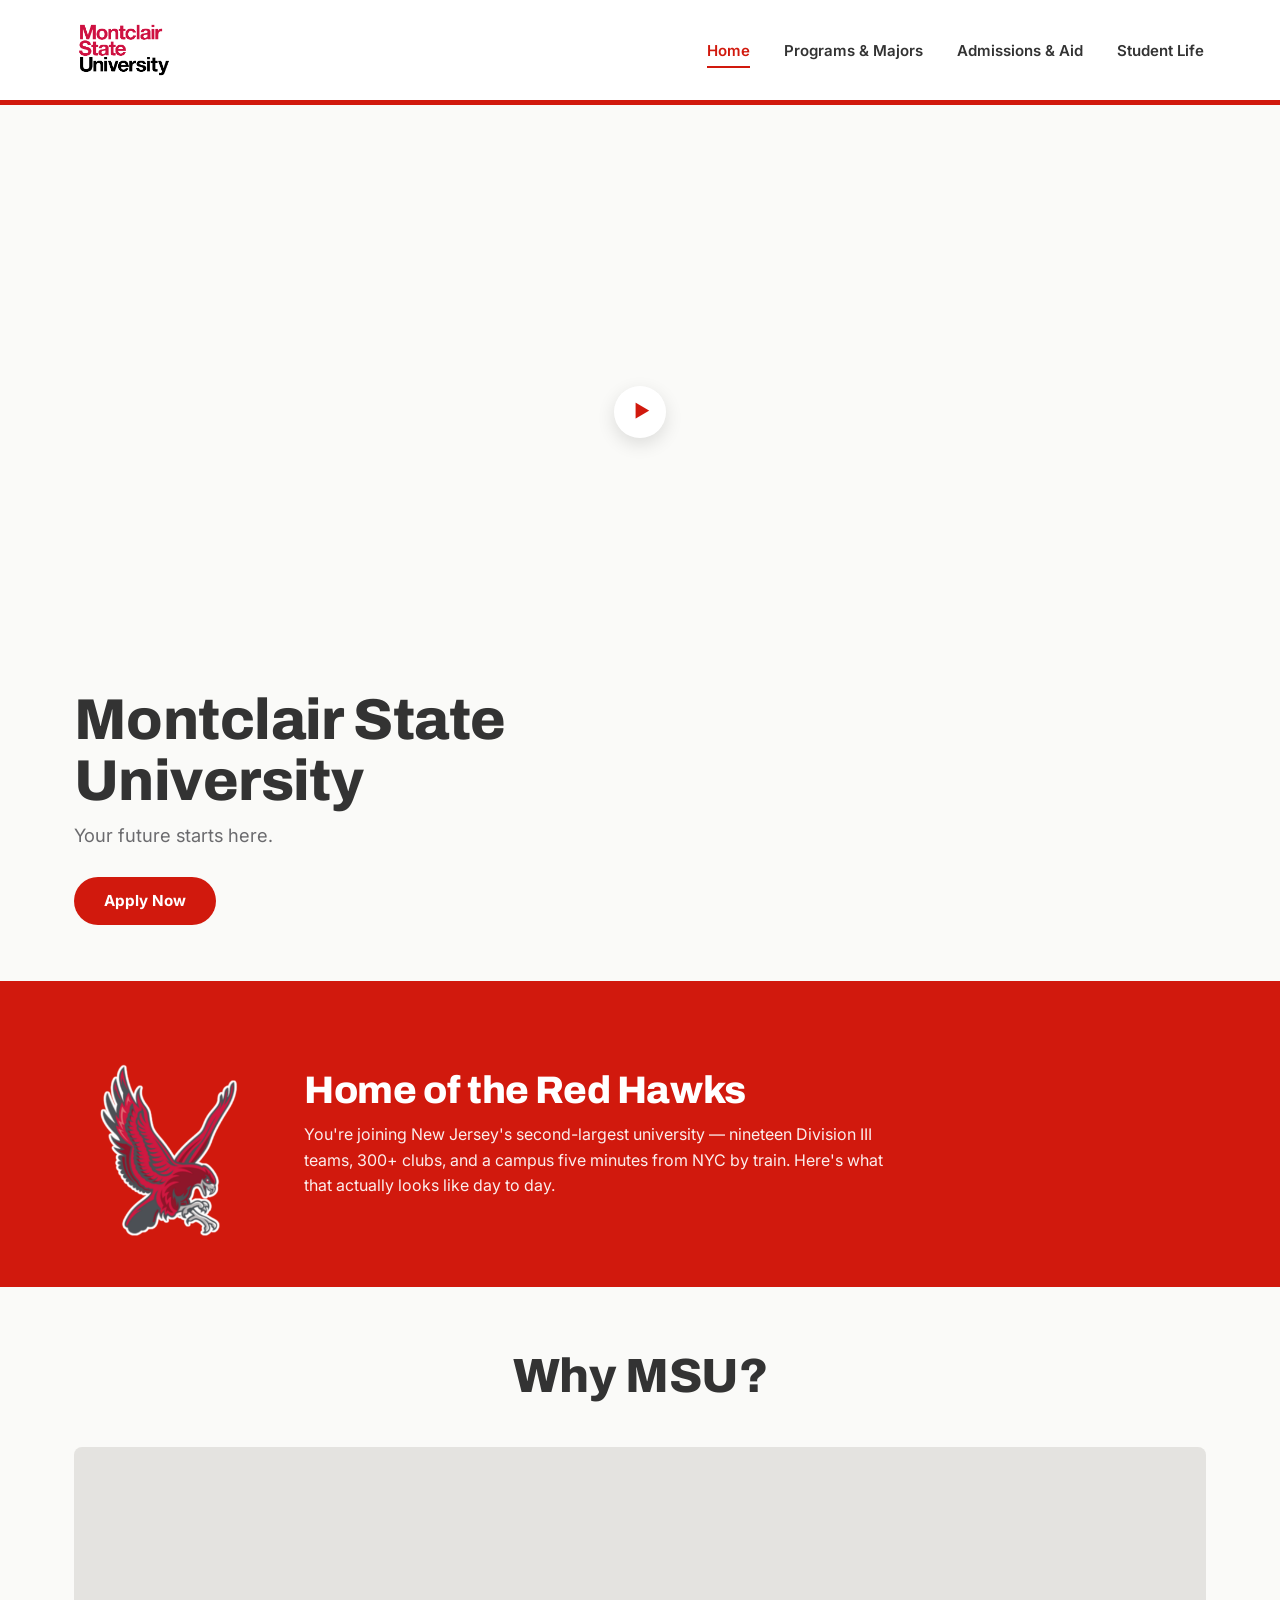
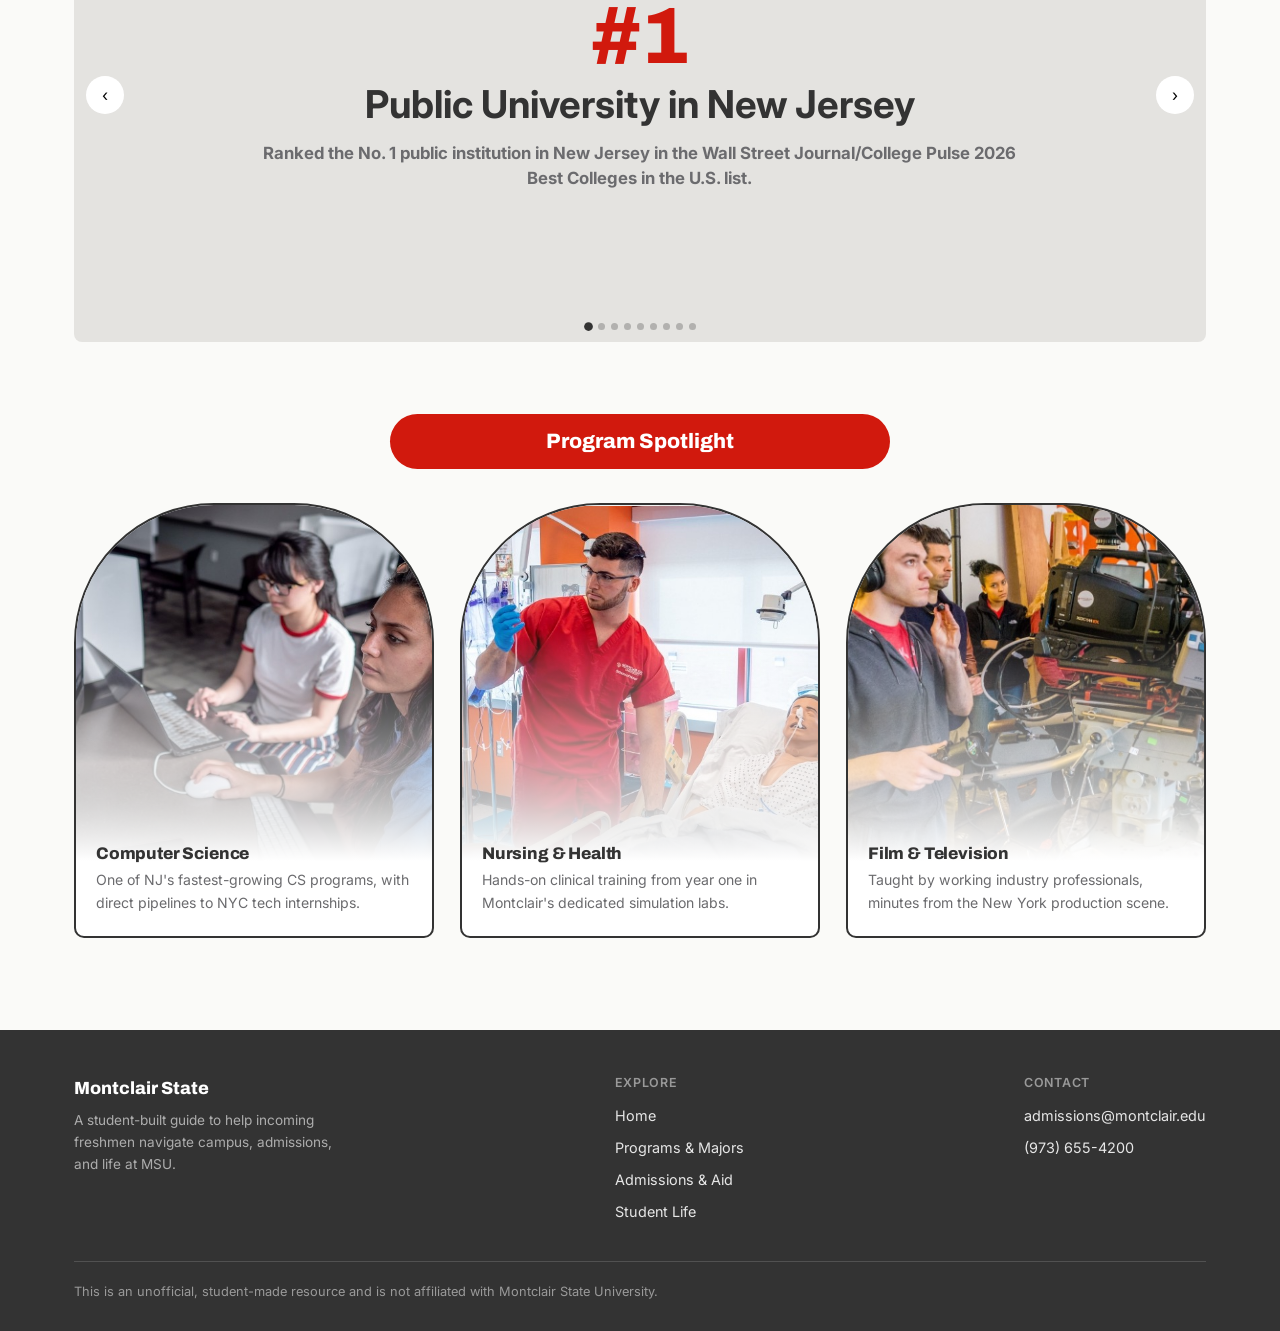
<file: index.html>
<!doctype html>
<html lang="en" data-bs-theme="light">

<head>
    <title>Montclair State University — A Freshman's Guide</title>
    <!-- Required meta tags -->
    <meta charset="utf-8" />
    <meta name="viewport" content="width=device-width, initial-scale=1" />

    <link rel="preconnect" href="https://fonts.googleapis.com" />
    <link rel="preconnect" href="https://fonts.gstatic.com" crossorigin />
    <link
        href="https://fonts.googleapis.com/css2?family=Archivo:wght@600;700;800;900&family=Inter:wght@400;500;600;700&display=swap"
        rel="stylesheet" />

    <!-- Bootstrap CSS v5.3.8 -->
    <link href="https://cdn.jsdelivr.net/npm/bootstrap@5.3.8/dist/css/bootstrap.min.css" rel="stylesheet"
        integrity="sha384-sRIl4kxILFvY47J16cr9ZwB07vP4J8+LH7qKQnuqkuIAvNWLzeN8tE5YBujZqJLB" crossorigin="anonymous" />
    <link rel="stylesheet" href="style.css" />
</head>

<body>
    <header class="site-header">
        <nav class="nav">
            <a href="index.html" class="nav-logo">
                <img src="msu-logo.png" alt="" aria-hidden="true" />
            </a>
            <button class="nav-toggle" id="navToggle" aria-label="Toggle navigation" aria-expanded="false">☰</button>
            <ul class="nav-links" id="navLinks">
                <li><a href="index.html" aria-current="page">Home</a></li>
                <li><a href="https://www.montclair.edu/academics/program-finder">Programs &amp; Majors</a></li>
                <li><a href="admissions.html">Admissions &amp; Aid</a></li>
                <li><a href="student-life.html">Student Life</a></li>
            </ul>
        </nav>
    </header>

    <main>
        <!-- Hero -->
        <section class="hero">
            <div class="wrap">
                <div class="hero-video">
                    <video playsinline preload="metadata">
                        <source src="campustour.mp4" type="video/mp4" />
                        Your browser does not support the video tag.
                    </video>
                    <button class="video-play" type="button" aria-label="Play campus tour video">▶</button>
                </div>
                <div class="hero-body">
                    <h1>Montclair State University</h1>
                    <p class="subtitle">Your future starts here.</p>
                    <a href="admissions.html" class="btn-primary">Apply Now</a>
                </div>
            </div>
        </section>

        <!-- Red Hawks band -->
        <section class="hawk-band">
            <div class="wrap">
                <img class="hawk-mark" src="redhawk.png" alt="" aria-hidden="true" />
                <div>
                    <h2>Home of the Red Hawks</h2>
                    <p>You're joining New Jersey's second-largest university — nineteen Division III teams, 300+ clubs,
                        and a campus five minutes from NYC by train. Here's what that actually looks like day to day.
                    </p>
                </div>
            </div>
        </section>

        <!-- Why MSU -->
        <section class="why-section">
            <div class="wrap why-grid">
                <h2>Why MSU?</h2>
                <div class="carousel-box" id="campusCarousel">
                    <div class="carousel-slide active">
                        <h3>#1</h3>
                        <span>Public University in New Jersey</span>
                        <p>Ranked the No. 1 public institution in New Jersey in the Wall Street Journal/College Pulse
                            2026 Best Colleges in the U.S. list.</p>
                    </div>
                    <div class="carousel-slide">
                        <h3>Top 30
                        </h3>
                        <span>Public in the Nation

                        </span>
                        <p>Ranked among the top 30 public institutions nationwide, underscoring the strength of our
                            academics and outcomes.
                        </p>
                    </div>
                    <div class="carousel-slide">
                        <h3>300+
                        </h3>
                        <span>Academic Programs</span>
                        <p>At Montclair, you’ll have access to more than 300 academic majors, minors, concentrations and
                            certificate programs.

                        </p>
                    </div>
                    <div class="carousel-slide">
                        <h3>12 Miles
                        </h3>
                        <span>In the Big Apple’s Backyard

                        </span>
                        <p>The Montclair campus sits just 12 miles from Manhattan in the towns of Montclair, Clifton and
                            Little Falls, New Jersey. Our Bloomfield campus is 14 miles from Midtown, giving you two
                            areas with mass transit options that will take you to the heart of the city.

                        </p>
                    </div>
                    <div class="carousel-slide">
                        <h3>252-Acre
                        </h3>
                        <span>Big Campus, Small Feel
                        </span>
                        <p>Montclair’s 252-acre suburban campus gives you the resources of a large research university
                            with a sense of belonging normally found at smaller schools. Our Bloomfield campus provides
                            an even more intimate setting, giving you the best of both worlds.

                        </p>
                    </div>
                    <div class="carousel-slide">
                        <h3>5
                        </h3>
                        <span>Top Graduate Programs
                        </span>
                        <p>Five of Montclair’s graduate programs in business, Education, Public Health, Audiology and
                            Clinical Psychology were ranked by U.S. News & World Report in its 2026 Best Graduate
                            Schools rankings.
                        </p>
                    </div>
                    <div class="carousel-slide">
                        <h3>17-1
                        </h3>
                        <span>Small Class Sizes
                        </span>
                        <p>Our 17-1 student-to-teacher ratio makes the average class size at Montclair just 24 students.
                            Your professors will know your name, and will push you to be your best while supporting you
                            every step of the way.
                        </p>
                    </div>
                    <div class="carousel-slide">
                        <h3>23
                        </h3>
                        <span>NCAA Division III and USCAA Athletics
                        </span>
                        <p>Our Montclair campus features 19 NCAA Division III Red Hawks athletics teams, while our
                            Bloomfield campus features four USCAA intercollegiate athletics programs - giving you the
                            chance to watch some of the top teams in the country throughout the year.
                        </p>
                    </div>
                    <div class="carousel-slide">
                        <h3>Top 10
                        </h3>
                        <span>Best for Social Mobility in Nation
                        </span>
                        <p>Ranked No. 9 nationally by U.S. News & World Report for advancing students from all
                            backgrounds. Nearly half of Montclair undergraduates are Pell Grant recipients, reflecting a
                            deep commitment to access and student success.
                        </p>
                    </div>
                    <button class="carousel-btn prev" aria-label="Previous slide">‹</button>
                    <button class="carousel-btn next" aria-label="Next slide">›</button>
                    <div class="carousel-dots">
                        <button class="active" aria-label="Slide 1"></button>
                        <button aria-label="Slide 2"></button>
                        <button aria-label="Slide 3"></button>
                        <button aria-label="Slide 4"></button>
                        <button aria-label="Slide 5"></button>
                        <button aria-label="Slide 6"></button>
                        <button aria-label="Slide 7"></button>
                        <button aria-label="Slide 8"></button>
                        <button aria-label="Slide 9"></button>
                    </div>
                </div>
            </div>
        </section>

        <!-- Program Spotlight -->
        <section class="spotlight-section">
            <div class="wrap">
                <div class="spotlight-pill">Program Spotlight</div>
                <div class="spotlight-grid">
                    <article class="spotlight-card">
                        <div class="img-placeholder"> <img src="compsci.jpeg" alt="Computer Science Program">
                        </div>
                        <div class="card-body">
                            <h3>Computer Science</h3>
                            <p>One of NJ's fastest-growing CS programs, with direct pipelines to NYC tech internships.
                            </p>
                        </div>
                    </article>
                    <article class="spotlight-card">
                        <div class="img-placeholder">
                            <img src="nursing.jpeg" alt="Nursing & Health Program">
                        </div>
                        <div class="card-body">
                            <h3>Nursing &amp; Health</h3>
                            <p>Hands-on clinical training from year one in Montclair's dedicated simulation labs.</p>
                        </div>
                    </article>
                    <article class="spotlight-card">
                        <div class="img-placeholder"> <img src="film.jpeg" alt="Film & Television Program">
                        </div>
                        <div class="card-body">
                            <h3>Film &amp; Television</h3>
                            <p>Taught by working industry professionals, minutes from the New York production scene.</p>
                        </div>
                    </article>
                </div>
            </div>
        </section>
    </main>

    <footer class="site-footer" id="footer">
        <div class="wrap">
            <div class="footer-grid">
                <div class="footer-brand">
                    Montclair State
                    <p>A student-built guide to help incoming freshmen navigate campus, admissions, and life at MSU.</p>
                </div>
                <div class="footer-col">
                    <h4>Explore</h4>
                    <ul>
                        <li><a href="index.html">Home</a></li>
                        <li><a href="https://www.montclair.edu/academics/program-finder">Programs &amp; Majors</a></li>
                        <li><a href="admissions.html">Admissions &amp; Aid</a></li>
                        <li><a href="student-life.html">Student Life</a></li>
                    </ul>
                </div>
                <div class="footer-col">
                    <h4>Contact</h4>
                    <ul>
                        <li><a href="mailto:admissions@montclair.edu">admissions@montclair.edu</a></li>
                        <li><a href="tel:19736554200">(973) 655-4200</a></li>
                    </ul>
                </div>
            </div>
            <div class="footer-bottom">
                This is an unofficial, student-made resource and is not affiliated with Montclair State University.
            </div>
        </div>
    </footer>

    <!-- Bootstrap JavaScript Bundle (includes Popper) -->
    <script src="https://cdn.jsdelivr.net/npm/bootstrap@5.3.8/dist/js/bootstrap.bundle.min.js"
        integrity="sha384-FKyoEForCGlyvwx9Hj09JcYn3nv7wiPVlz7YYwJrWVcXK/BmnVDxM+D2scQbITxI"
        crossorigin="anonymous"></script>
    <script src="scripts.js"></script>
</body>

</html>
</file>
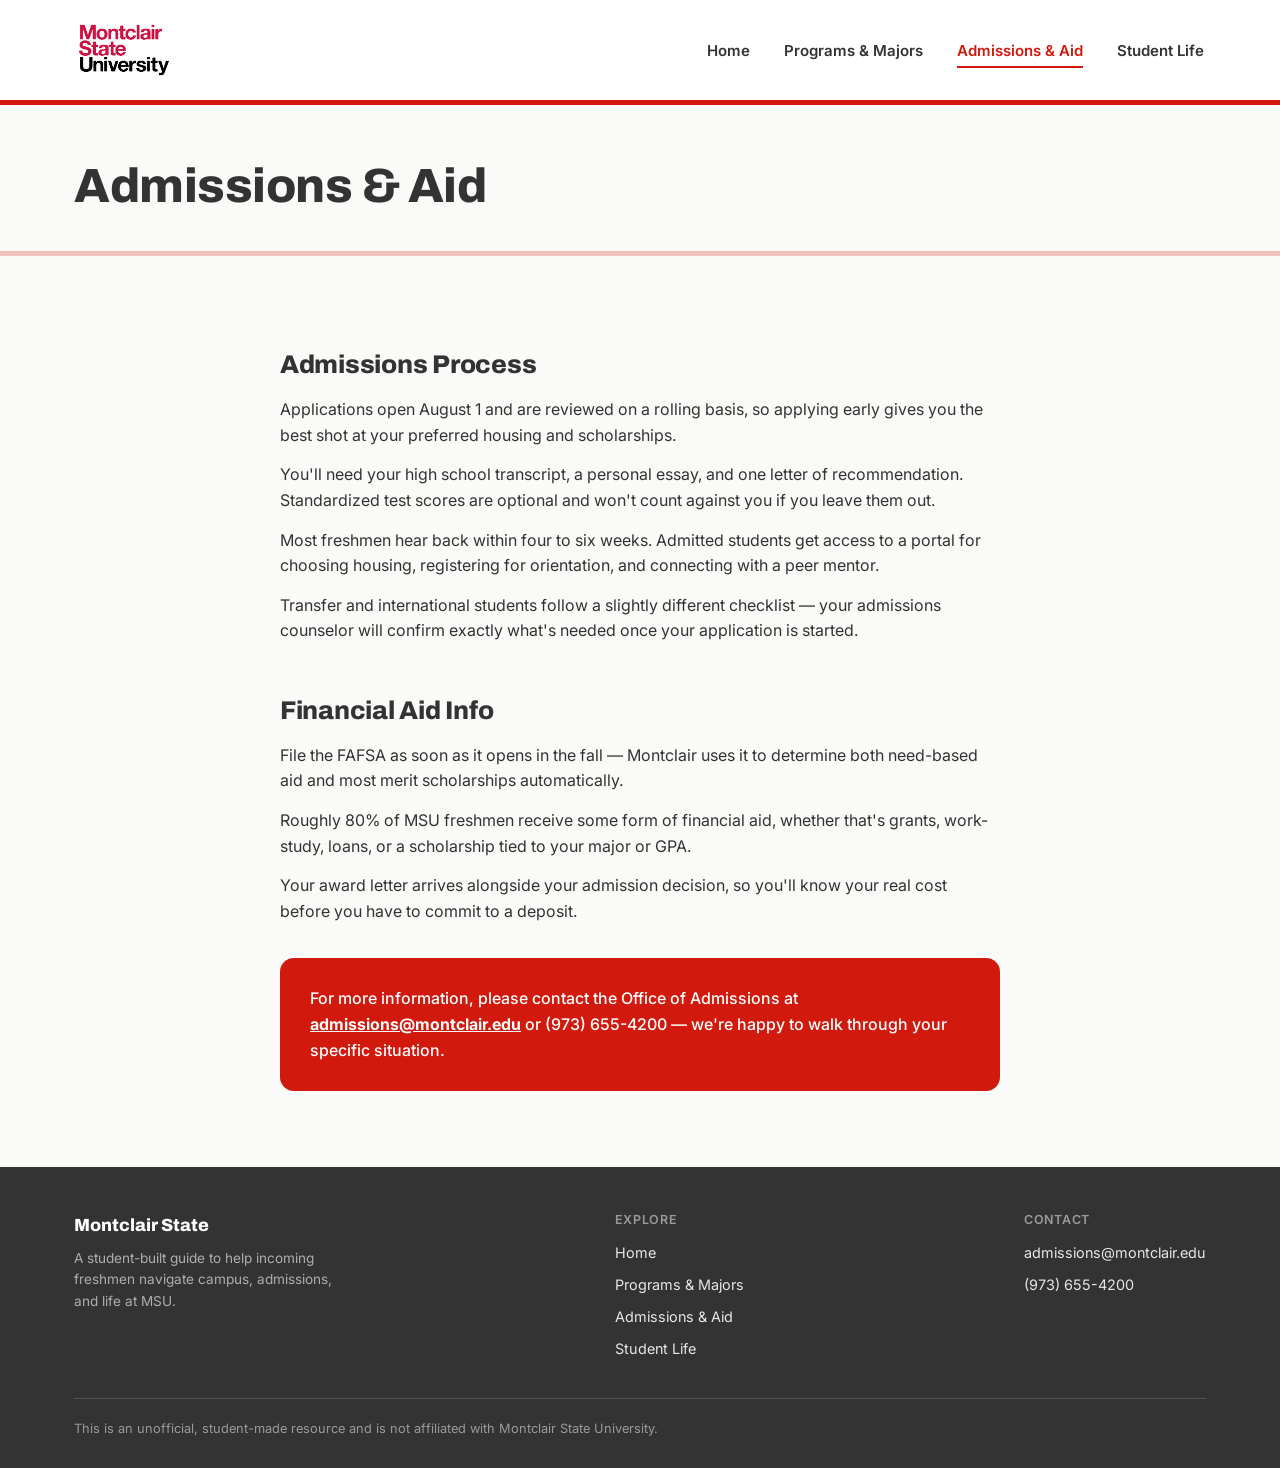
<file: admissions.html>
<!doctype html>
<html lang="en" data-bs-theme="light">
    <head>
        <title>Admissions &amp; Aid | Montclair State University</title>
        <meta charset="utf-8" />
        <meta name="viewport" content="width=device-width, initial-scale=1" />

        <link rel="preconnect" href="https://fonts.googleapis.com" />
        <link rel="preconnect" href="https://fonts.gstatic.com" crossorigin />
        <link href="https://fonts.googleapis.com/css2?family=Archivo:wght@600;700;800;900&family=Inter:wght@400;500;600;700&display=swap" rel="stylesheet" />

        <link
            href="https://cdn.jsdelivr.net/npm/bootstrap@5.3.8/dist/css/bootstrap.min.css"
            rel="stylesheet"
            integrity="sha384-sRIl4kxILFvY47J16cr9ZwB07vP4J8+LH7qKQnuqkuIAvNWLzeN8tE5YBujZqJLB"
            crossorigin="anonymous"
        />
        <link rel="stylesheet" href="style.css" />
    </head>

    <body>
        <header class="site-header">
            <nav class="nav">
                <a href="index.html" class="nav-logo">
                    <img src="msu-logo.png" alt="" aria-hidden="true" />
                </a>
                <button class="nav-toggle" id="navToggle" aria-label="Toggle navigation" aria-expanded="false">☰</button>
                <ul class="nav-links" id="navLinks">
                    <li><a href="index.html">Home</a></li>
                    <li><a href="https://www.montclair.edu/academics/program-finder">Programs &amp; Majors</a></li>
                    <li><a href="admissions.html" aria-current="page">Admissions &amp; Aid</a></li>
                    <li><a href="student-life.html">Student Life</a></li>
                </ul>
            </nav>
        </header>

        <main>
            <section class="page-hero">
                <div class="wrap">
                    <h1>Admissions &amp; Aid</h1>
                </div>
            </section>

            <hr class="section-rule" />

            <div class="wrap">
                <section class="admissions-section">
                    <h2>Admissions Process</h2>
                    <p>Applications open August 1 and are reviewed on a rolling basis, so applying early gives you the best shot at your preferred housing and scholarships.</p>
                    <p>You'll need your high school transcript, a personal essay, and one letter of recommendation. Standardized test scores are optional and won't count against you if you leave them out.</p>
                    <p>Most freshmen hear back within four to six weeks. Admitted students get access to a portal for choosing housing, registering for orientation, and connecting with a peer mentor.</p>
                    <p>Transfer and international students follow a slightly different checklist — your admissions counselor will confirm exactly what's needed once your application is started.</p>

                    <h2>Financial Aid Info</h2>
                    <p>File the FAFSA as soon as it opens in the fall — Montclair uses it to determine both need-based aid and most merit scholarships automatically.</p>
                    <p>Roughly 80% of MSU freshmen receive some form of financial aid, whether that's grants, work-study, loans, or a scholarship tied to your major or GPA.</p>
                    <p>Your award letter arrives alongside your admission decision, so you'll know your real cost before you have to commit to a deposit.</p>

                    <div class="contact-callout">
                        <p>For more information, please contact the Office of Admissions at <a href="mailto:admissions@montclair.edu">admissions@montclair.edu</a> or (973) 655-4200 — we're happy to walk through your specific situation.</p>
                    </div>
                </section>
            </div>
        </main>

        <footer class="site-footer">
            <div class="wrap">
                <div class="footer-grid">
                    <div class="footer-brand">
                        Montclair State
                        <p>A student-built guide to help incoming freshmen navigate campus, admissions, and life at MSU.</p>
                    </div>
                    <div class="footer-col">
                        <h4>Explore</h4>
                        <ul>
                            <li><a href="index.html">Home</a></li>
                            <li><a href="https://www.montclair.edu/academics/program-finder">Programs &amp; Majors</a></li>
                            <li><a href="admissions.html">Admissions &amp; Aid</a></li>
                            <li><a href="student-life.html">Student Life</a></li>
                        </ul>
                    </div>
                    <div class="footer-col">
                        <h4>Contact</h4>
                        <ul>
                            <li><a href="mailto:admissions@montclair.edu">admissions@montclair.edu</a></li>
                            <li><a href="tel:19736554200">(973) 655-4200</a></li>
                        </ul>
                    </div>
                </div>
                <div class="footer-bottom">
                    This is an unofficial, student-made resource and is not affiliated with Montclair State University.
                </div>
            </div>
        </footer>

        <script
            src="https://cdn.jsdelivr.net/npm/bootstrap@5.3.8/dist/js/bootstrap.bundle.min.js"
            integrity="sha384-FKyoEForCGlyvwx9Hj09JcYn3nv7wiPVlz7YYwJrWVcXK/BmnVDxM+D2scQbITxI"
            crossorigin="anonymous"
        ></script>
        <script src="scripts.js"></script>
    </body>
</html>
</file>
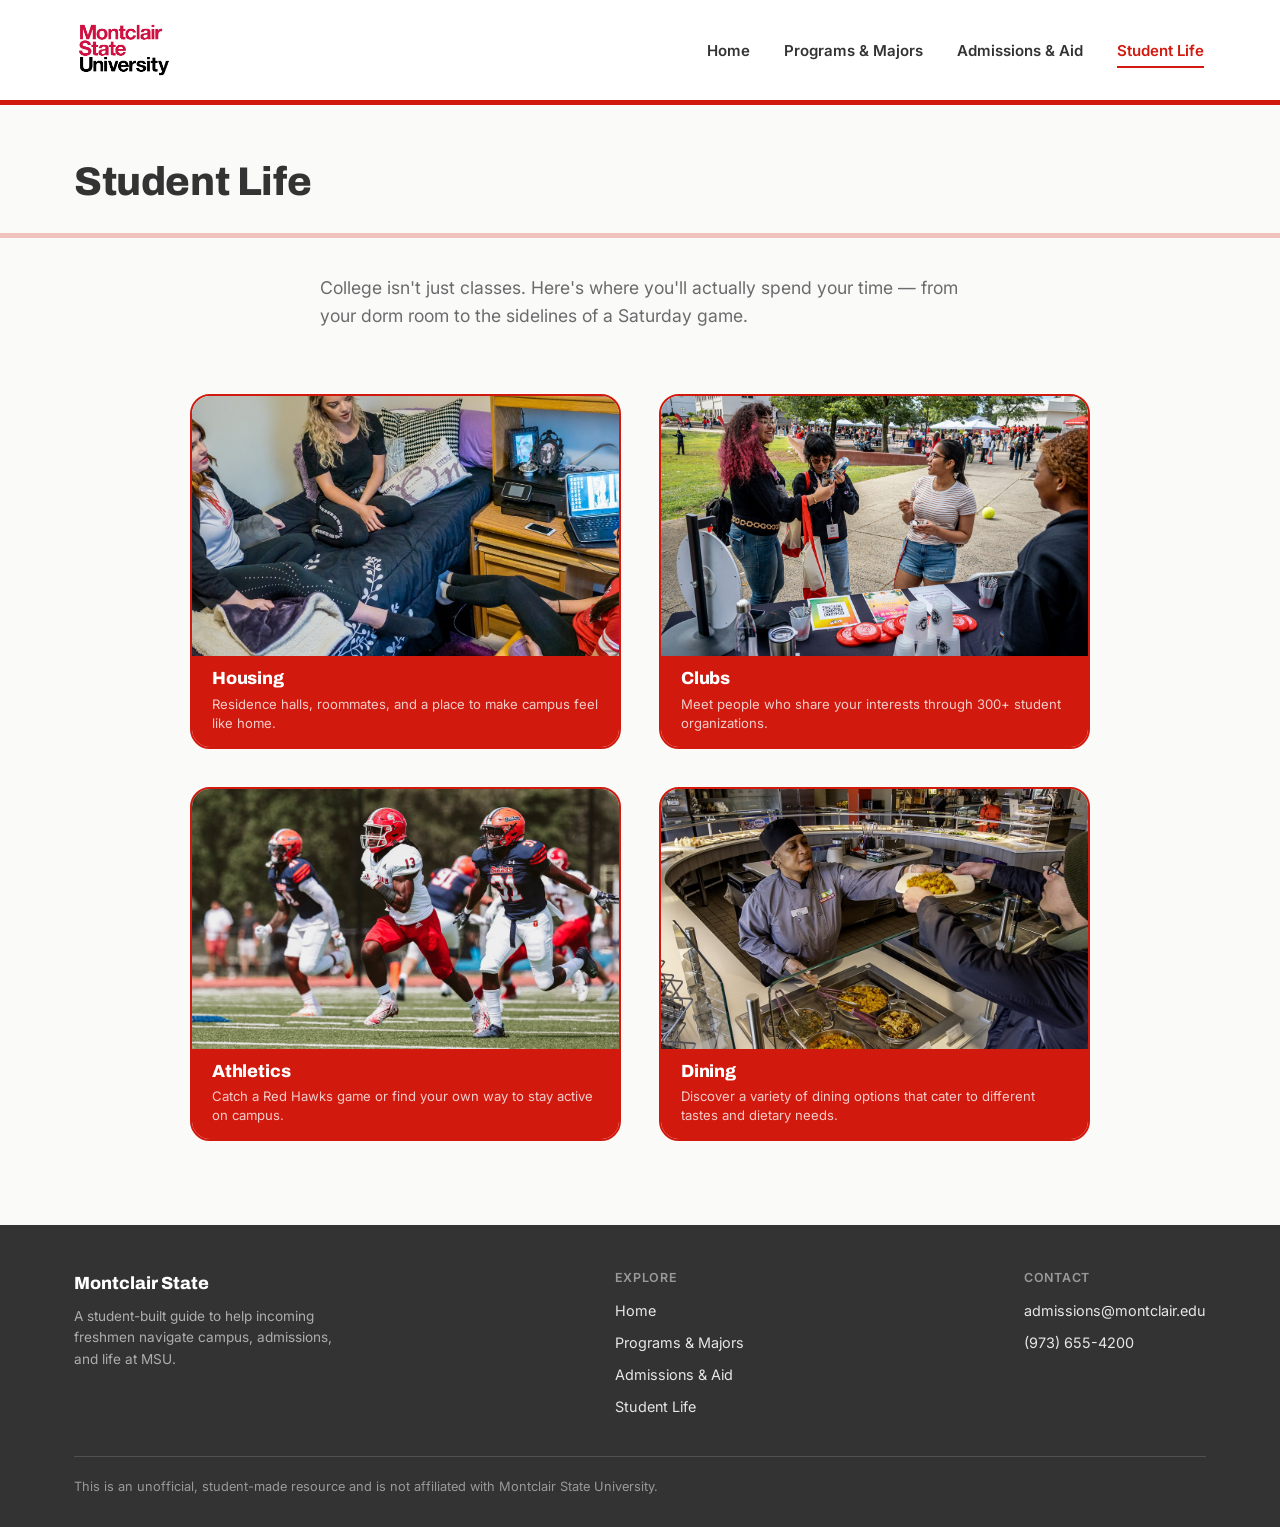
<file: student-life.html>
<!doctype html>
<html lang="en" data-bs-theme="light">
    <head>
        <title>Student Life | Montclair State University</title>
        <meta charset="utf-8" />
        <meta name="viewport" content="width=device-width, initial-scale=1" />

        <link rel="preconnect" href="https://fonts.googleapis.com" />
        <link rel="preconnect" href="https://fonts.gstatic.com" crossorigin />
        <link href="https://fonts.googleapis.com/css2?family=Archivo:wght@600;700;800;900&family=Inter:wght@400;500;600;700&display=swap" rel="stylesheet" />

        <link
            href="https://cdn.jsdelivr.net/npm/bootstrap@5.3.8/dist/css/bootstrap.min.css"
            rel="stylesheet"
            integrity="sha384-sRIl4kxILFvY47J16cr9ZwB07vP4J8+LH7qKQnuqkuIAvNWLzeN8tE5YBujZqJLB"
            crossorigin="anonymous"
        />
        <link rel="stylesheet" href="style.css" />
    </head>

    <body>
        <header class="site-header">
            <nav class="nav">
                <a href="index.html" class="nav-logo">
                    <img src="msu-logo.png" alt="" aria-hidden="true" />
                </a>
                <button class="nav-toggle" id="navToggle" aria-label="Toggle navigation" aria-expanded="false">☰</button>
                <ul class="nav-links" id="navLinks">
                    <li><a href="index.html">Home</a></li>
                    <li><a href="https://www.montclair.edu/academics/program-finder">Programs &amp; Majors</a></li>
                    <li><a href="admissions.html">Admissions &amp; Aid</a></li>
                    <li><a href="student-life.html" aria-current="page">Student Life</a></li>
                </ul>
            </nav>
        </header>

        <main>
            <section class="student-life-hero">
                <div class="wrap">
                    <h1>Student Life</h1>
                </div>
            </section>

            <hr class="section-rule" />

            <div class="wrap">
                <div class="caption-block">
                    <p>College isn't just classes. Here's where you'll actually spend your time — from your dorm room to the sidelines of a Saturday game.</p>
                </div>

                <div class="life-grid">
                    <article class="life-card">
                        <div class="img-placeholder"><img src="050217_7380_Village Dorm Room-X4.jpg" alt="Housing" /></div>
                        <div class="card-body">
                            <h3><a href="https://www.montclair.edu/campus-life/campus-housing-residence-life">Housing</a></h3>
                            <p>Residence halls, roommates, and a place to make campus feel like home.</p>
                        </div>
                    </article>
                    <article class="life-card">
                        <div class="img-placeholder"><img src="Clubs-and-Organization-Hero.jpg" alt="Clubs" /></div>
                        <div class="card-body">
                            <h3><a href="https://www.montclair.edu/campus-life/clubs-organizations">Clubs</a></h3>
                            <p>Meet people who share your interests through 300+ student organizations.</p>
                        </div>
                    </article>
                    <article class="life-card">
                        <div class="img-placeholder"><img src="n0onbayckdy8dexsc6vg.jpeg" alt="Athletics" /></div>
                        <div class="card-body">
                            <h3><a href="https://www.montclair.edu/campus-life/recreation-sports">Athletics</a></h3>
                            <p>Catch a Red Hawks game or find your own way to stay active on campus.</p>
                        </div>
                    </article>
                    <article class="life-card">
                        <div class="img-placeholder"><img src="013119_3117_SDCL Dining Sams Place-X4.jpg" alt="Dining" /></div>
                        <div class="card-body">
                            <h3><a href="https://www.montclair.edu/campus-life/dining-services-meal-plans">Dining</a></h3>
                            <p>Discover a variety of dining options that cater to different tastes and dietary needs.</p>
                        </div>
                    </article>
                </div>
            </div>
        </main>

        <footer class="site-footer">
            <div class="wrap">
                <div class="footer-grid">
                    <div class="footer-brand">
                        Montclair State
                        <p>A student-built guide to help incoming freshmen navigate campus, admissions, and life at MSU.</p>
                    </div>
                    <div class="footer-col">
                        <h4>Explore</h4>
                        <ul>
                            <li><a href="index.html">Home</a></li>
                            <li><a href="https://www.montclair.edu/academics/program-finder">Programs &amp; Majors</a></li>
                            <li><a href="admissions.html">Admissions &amp; Aid</a></li>
                            <li><a href="student-life.html">Student Life</a></li>
                        </ul>
                    </div>
                    <div class="footer-col">
                        <h4>Contact</h4>
                        <ul>
                            <li><a href="mailto:admissions@montclair.edu">admissions@montclair.edu</a></li>
                            <li><a href="tel:19736554200">(973) 655-4200</a></li>
                        </ul>
                    </div>
                </div>
                <div class="footer-bottom">
                    This is an unofficial, student-made resource and is not affiliated with Montclair State University.
                </div>
            </div>
        </footer>

        <script
            src="https://cdn.jsdelivr.net/npm/bootstrap@5.3.8/dist/js/bootstrap.bundle.min.js"
            integrity="sha384-FKyoEForCGlyvwx9Hj09JcYn3nv7wiPVlz7YYwJrWVcXK/BmnVDxM+D2scQbITxI"
            crossorigin="anonymous"
        ></script>
        <script src="scripts.js"></script>
    </body>
</html>
</file>
<file: style.css>
/* =========================================================
   Montclair State — Freshman Guide
   Design tokens
   ========================================================= */
:root {
  --red: #d1190d;
  --red-dark: #a11409;
  --ink: #1c1c1c;
  --gray: #6b6b6e;
  --gray-light: #e4e3e0;
  --bg: #fafaf8;
  --white: #ffffff;

  --font-display: "Archivo", "Helvetica Neue", Arial, sans-serif;
  --font-body: "Inter", -apple-system, "Segoe UI", Roboto, sans-serif;

  --rule: 5px;
  --arch: 120px 120px 10px 10px;

  --ease: cubic-bezier(0.22, 1, 0.36, 1);
}

* {
  box-sizing: border-box;
}

html {
  scroll-behavior: smooth;
}

body {
  margin: 0;
  font-family: var(--font-body);
  color: #333333;
  background: var(--bg);
  -webkit-font-smoothing: antialiased;
}

a {
  color: inherit;
  text-decoration: none;
}

img {
  max-width: 100%;
  display: block;
}

.wrap {
  max-width: 1180px;
  margin: 0 auto;
  padding: 0 24px;
}

h1,
h2,
h3,
.display {
  font-family: var(--font-display);
  font-weight: 800;
  line-height: 1.05;
  letter-spacing: -0.01em;
  margin: 0;
}

p {
  line-height: 1.6;
  color: #333333;
}

.section-rule {
  border: none;
  border-top: var(--rule) solid #d1190d;
  margin: 0;
}

/* =========================================================
   Scroll reveal (single, restrained treatment)
   Applied only to the two card grids — everything else
   stays static so the motion means something when it happens.
   ========================================================= */
.reveal {
  opacity: 0;
  transform: translateY(18px);
  transition:
    opacity 0.6s var(--ease),
    transform 0.6s var(--ease);
  transition-delay: var(--reveal-delay, 0s);
}

.reveal.is-visible {
  opacity: 1;
  transform: translateY(0);
}

@media (prefers-reduced-motion: reduce) {
  .reveal {
    opacity: 1;
    transform: none;
    transition: none;
  }
}

/* =========================================================
   Navbar
   ========================================================= */
.site-header {
  position: sticky;
  top: 0;
  z-index: 50;
  background: var(--white);
  border-bottom: var(--rule) solid #d1190d;
}

.nav {
  max-width: 1180px;
  margin: 0 auto;
  padding: 0 24px;
  display: flex;
  align-items: center;
  justify-content: space-between;
  min-height: 68px;
}

.nav-logo {
  display: flex;
  align-items: center;
  white-space: nowrap;
}

.nav-logo img {
  width: 100px;
  height: 100px;
  object-fit: contain;
  flex: none;
}

.nav-links {
  display: flex;
  align-items: center;
  gap: 30px;
  list-style: none;
  margin: 0;
  padding: 0;
}

.nav-links a {
  position: relative;
  font-size: 0.94rem;
  font-weight: 600;
  color: #333333;
  padding: 6px 2px;
  border-bottom: 2px solid transparent;
}

.nav-links a::after {
  content: "";
  position: absolute;
  left: 2px;
  right: 2px;
  bottom: -2px;
  height: 2px;
  background: #d1190d;
  transform: scaleX(0);
  transform-origin: left;
  transition: transform 0.25s var(--ease);
}

.nav-links a:hover {
  color: #d1190d;
}
.nav-links a:hover::after {
  transform: scaleX(1);
}

.nav-links a[aria-current="page"] {
  color: #d1190d;
  border-bottom-color: transparent;
}

.nav-links a[aria-current="page"]::after {
  transform: scaleX(1);
}

.nav-toggle {
  display: none;
  background: none;
  border: none;
  font-size: 1.6rem;
  line-height: 1;
  cursor: pointer;
  color: #333333;
}

@media (max-width: 800px) {
  .nav-toggle {
    display: block;
  }
  .nav-links {
    position: absolute;
    top: 68px;
    left: 0;
    right: 0;
    background: var(--white);
    flex-direction: column;
    align-items: flex-start;
    gap: 0;
    border-bottom: var(--rule) solid #d1190d;
    max-height: 0;
    overflow: hidden;
    transition: max-height 0.3s var(--ease);
  }
  .nav-links.open {
    max-height: 320px;
  }
  .nav-links li {
    width: 100%;
  }
  .nav-links a {
    display: block;
    width: 100%;
    padding: 14px 24px;
    border-bottom: 1px solid var(--gray-light);
  }
  .nav-links a::after {
    display: none;
  }
}

/* =========================================================
   Hero
   One orchestrated entrance on load — video, then headline,
   then subtitle, then CTA. Nothing else on the page animates
   on its own.
   ========================================================= */
.hero {
  padding: 64px 0 56px;
}

.hero-video {
  aspect-ratio: 21 / 9;
  border-radius: 4px;
  margin-bottom: 36px;
  position: relative;
  overflow: hidden;
  opacity: 0;
  transform: scale(1.02);
  animation: hero-in 0.8s var(--ease) forwards;
}

.hero-video video {
  width: 100%;
  height: 100%;
  border: 0;
  display: block;
  object-fit: cover;
}

.video-play {
  position: absolute;
  top: 50%;
  left: 50%;
  width: 52px;
  height: 52px;
  padding: 0 0 0 3px;
  border: 0;
  border-radius: 50%;
  background: var(--white);
  color: #d1190d;
  display: flex;
  align-items: center;
  justify-content: center;
  font-size: 1.1rem;
  box-shadow: 0 6px 18px rgba(0, 0, 0, 0.12);
  transform: translate(-50%, -50%);
  cursor: pointer;
  transition:
    opacity 0.15s ease,
    transform 0.2s var(--ease),
    box-shadow 0.2s ease;
}

.video-play:hover {
  transform: translate(-50%, -50%) scale(1.08);
  box-shadow: 0 8px 22px rgba(0, 0, 0, 0.18);
}
.video-play:active {
  transform: translate(-50%, -50%) scale(0.96);
}
.video-play.is-hidden {
  opacity: 0;
  pointer-events: none;
}

.hero-body {
  max-width: 640px;
}

.hero h1 {
  font-size: clamp(2.4rem, 5vw, 3.6rem);
  margin-bottom: 10px;
  opacity: 0;
  transform: translateY(14px);
  animation: hero-in 0.7s var(--ease) forwards;
  animation-delay: 0.15s;
}

.hero .subtitle {
  font-size: 1.15rem;
  color: var(--gray);
  margin-bottom: 26px;
  opacity: 0;
  transform: translateY(14px);
  animation: hero-in 0.7s var(--ease) forwards;
  animation-delay: 0.28s;
}

.hero .btn-primary {
  opacity: 0;
  transform: translateY(14px);
  animation: hero-in 0.7s var(--ease) forwards;
  animation-delay: 0.4s;
}

@keyframes hero-in {
  to {
    opacity: 1;
    transform: none;
  }
}

@media (prefers-reduced-motion: reduce) {
  .hero-video,
  .hero h1,
  .hero .subtitle,
  .hero .btn-primary {
    animation: none;
    opacity: 1;
    transform: none;
  }
}

.btn-primary {
  display: inline-block;
  background: #d1190d;
  color: var(--white);
  font-weight: 700;
  font-size: 0.95rem;
  padding: 13px 30px;
  border-radius: 999px;
  border: none;
  cursor: pointer;
  transition:
    background 0.2s ease,
    transform 0.15s var(--ease),
    box-shadow 0.2s ease;
}

.btn-primary:hover {
  background: #a8140b;
  color: var(--white);
  box-shadow: 0 6px 16px rgba(209, 25, 13, 0.28);
  transform: translateY(-1px);
}
.btn-primary:active {
  transform: scale(0.98) translateY(0);
}

/* =========================================================
   Red Hawks band
   ========================================================= */
.hawk-band {
  background: #d1190d;
  color: var(--white);
  padding: 48px 0;
  overflow: visible;
}

.hawk-band .wrap {
  display: grid;
  grid-template-columns: 190px 1fr;
  gap: 40px;
  align-items: center;
}

.hawk-mark {
  width: 210px;
  height: 210px;
  object-fit: contain;
  flex: none;
  position: relative;
  z-index: 1;
  transform: translateY(16px);
}

.hawk-band h2 {
  font-size: clamp(1.8rem, 3vw, 2.4rem);
  margin-bottom: 12px;
  color: var(--white);
}

.hawk-band p {
  color: rgba(255, 255, 255, 0.92);
  max-width: 60ch;
  margin: 0;
}

@media (max-width: 700px) {
  .hawk-band .wrap {
    grid-template-columns: 1fr;
    text-align: left;
  }
  .hawk-mark {
    width: 140px;
    height: 140px;
    transform: translateY(10px);
  }
}

/* =========================================================
   Why MSU + Carousel
   ========================================================= */
.why-section {
  padding: 64px 0;
}

.why-grid h2 {
  font-size: 3rem;
  margin-bottom: 4%;
  text-align: center;
}
.why-grid p {
  color: var(--gray);
  margin-bottom: 14px;
}

.carousel-box {
  border: none;
  border-radius: 8px;
  aspect-ratio: 16 / 7;
  position: relative;
  overflow: hidden;
  background: var(--gray-light);
  height: 50%;
}

.carousel-slide {
  position: absolute;
  inset: 0;
  display: flex;
  align-items: center;
  justify-content: center;
  flex-direction: column;
  gap: 8px;
  font-weight: 700;
  color: #333333;
  text-align: center;
  padding: 24px;
  opacity: 0;
  transform: scale(1.02);
  transition:
    opacity 0.5s var(--ease),
    transform 0.5s var(--ease);
  pointer-events: none;
}

.carousel-slide.active {
  opacity: 1;
  transform: scale(1);
  pointer-events: auto;
}

.carousel-slide h3 {
  max-width: 9ch;
  color: #d1190d;
  font-size: clamp(2.1rem, 8vw, 5rem);
  line-height: 0.98;
}

.carousel-slide span {
  font-family: var(--font-body);
  font-weight: 700;
  font-size: clamp(1rem, 3vw, 2.4rem);
  line-height: 1.05;
  max-width: 85%;
  color: #333333;
}

.carousel-slide p {
  max-width: 70%;
  margin: 8px auto 0;
  color: var(--gray);
  font-size: clamp(0.78rem, 1.8vw, 1.05rem);
  line-height: 1.5;
}

.carousel-btn {
  position: absolute;
  top: 50%;
  transform: translateY(-50%);
  width: 38px;
  height: 38px;
  border-radius: 50%;
  border: none;
  background: var(--white);
  cursor: pointer;
  font-size: 1rem;
  display: flex;
  align-items: center;
  justify-content: center;
  transition:
    background 0.2s ease,
    color 0.2s ease,
    transform 0.2s var(--ease);
}

.carousel-btn.prev {
  left: 12px;
}
.carousel-btn.next {
  right: 12px;
}
.carousel-btn:hover {
  background: #d1190d;
  color: var(--white);
  transform: translateY(-50%) scale(1.08);
}

.carousel-dots {
  position: absolute;
  bottom: 12px;
  left: 0;
  right: 0;
  display: flex;
  justify-content: center;
  gap: 6px;
}

.carousel-dots button {
  width: 7px;
  height: 7px;
  border-radius: 50%;
  border: none;
  background: rgba(28, 28, 28, 0.25);
  cursor: pointer;
  padding: 0;
  transition:
    background 0.2s ease,
    transform 0.2s var(--ease);
}

.carousel-dots button.active {
  background: #333333;
  transform: scale(1.25);
}

@media (max-width: 800px) {
  .why-grid {
    grid-template-columns: 1fr;
    gap: 32px;
  }

  .carousel-box {
    aspect-ratio: 16 / 9;
  }
}

/* =========================================================
   Program Spotlight
   ========================================================= */
.spotlight-section {
  padding: 8px 0 72px;
}

.spotlight-pill {
  background: #d1190d;
  color: var(--white);
  display: block;
  width: min(500px, 100%);
  padding: 12px 30px;
  border-radius: 999px;
  font-family: var(--font-display);
  font-weight: 800;
  font-size: 1.3rem;
  margin: 0 auto 34px;
  text-align: center;
}

.spotlight-grid {
  display: grid;
  grid-template-columns: repeat(3, 1fr);
  gap: 26px;
}

.spotlight-card {
  border: 2px solid #333333;
  border-radius: 140px 140px 10px 10px;
  overflow: hidden;
  background: var(--white);
  transition:
    transform 0.3s var(--ease),
    box-shadow 0.3s var(--ease),
    border-color 0.3s ease;
}

.spotlight-card:hover {
  transform: translateY(-6px);
  box-shadow: 0 16px 30px rgba(28, 28, 28, 0.14);
  border-color: #d1190d;
}

.spotlight-card .img-placeholder {
  aspect-ratio: 4 / 4;
  position: relative;
  overflow: hidden;
}

/* Melt the bottom of the image into the text panel below it */
.spotlight-card .img-placeholder::after {
  content: "";
  position: absolute;
  left: 0;
  right: 0;
  bottom: 0;
  height: 65%;
  background: linear-gradient(
    to bottom,
    rgba(255, 255, 255, 0) 0%,
    rgba(255, 255, 255, 0.55) 55%,
    #ffffff 100%
  );
  pointer-events: none;
}

.spotlight-card .card-body {
  padding: 18px 20px 22px;
  margin-top: -34px;
  position: relative;
  z-index: 1;
}

.spotlight-card h3 {
  font-size: 1.05rem;
  margin-bottom: 6px;
}

.spotlight-card p {
  font-size: 0.88rem;
  color: var(--gray);
  margin: 0;
}

@media (max-width: 800px) {
  .spotlight-grid {
    grid-template-columns: 1fr;
    max-width: 500px;
    margin: 0 auto;
  }
}

/* =========================================================
   Image placeholders (shared)
   ========================================================= */
.img-placeholder {
  background: repeating-linear-gradient(
    135deg,
    #ececea 0 14px,
    #f4f3f1 14px 28px
  );
  display: flex;
  align-items: center;
  justify-content: center;
  color: var(--gray);
  font-size: 0.78rem;
  font-weight: 600;
  letter-spacing: 0.02em;
}

/* =========================================================
   Page header (Admissions / Student Life)
   ========================================================= */
.page-hero {
  padding: 56px 0 40px;
}

.page-hero h1 {
  font-size: clamp(2.2rem, 4.5vw, 3rem);
}

/* =========================================================
   Admissions page
   ========================================================= */
.admissions-section {
  padding: 56px 0;
  max-width: 720px;
  margin: 0 auto;
}

.admissions-section + .admissions-section {
  padding-top: 0;
}

.admissions-section h2 {
  font-size: 1.6rem;
  margin-bottom: 18px;
  padding-top: 40px;
}

.admissions-section p {
  color: #333333;
  margin-bottom: 14px;
}

.contact-callout {
  background: #d1190d;
  color: var(--white);
  border-radius: 14px;
  padding: 28px 30px;
  margin-top: 34px;
  transition:
    transform 0.25s var(--ease),
    box-shadow 0.25s ease;
}

.contact-callout:hover {
  transform: translateY(-3px);
  box-shadow: 0 14px 26px rgba(209, 25, 13, 0.22);
}

.contact-callout p {
  color: var(--white);
  margin: 0;
  font-weight: 500;
}

.contact-callout a {
  text-decoration: underline;
  font-weight: 700;
}

/* =========================================================
   Student Life page
   ========================================================= */
.student-life-hero {
  padding: 56px 0 30px;
}

.caption-block {
  max-width: 640px;
  margin: 0 auto;
  padding: 36px 0 48px;
  text-align: left;
}

.caption-block p {
  font-size: 1.1rem;
  color: var(--gray);
}

.life-grid {
  display: grid;
  grid-template-columns: 1fr 1fr;
  gap: 38px;
  max-width: 900px;
  margin: 0 auto;
  padding-bottom: 64px;
}

.life-card {
  border-radius: 20px;
  overflow: hidden;
  border: 2px solid #d1190d;
  background: var(--white);
  transition:
    transform 0.3s var(--ease),
    box-shadow 0.3s var(--ease);
}

.life-card:hover {
  transform: translateY(-6px);
  box-shadow: 0 16px 30px rgba(209, 25, 13, 0.2);
}

.life-card .img-placeholder {
  height: 260px;
  overflow: hidden;
}

.life-card .img-placeholder img {
  width: 100%;
  height: 100%;
  object-fit: cover;
}

.life-card .card-body {
  background: #d1190d;
  color: var(--white);
  padding: 14px 20px;
}

.life-card h3 {
  font-size: 1.1rem;
  color: var(--white);
}

.life-card p {
  color: rgba(255, 255, 255, 0.78);
  font-size: 0.82rem;
  line-height: 1.45;
  margin: 6px 0 0;
}

@media (max-width: 700px) {
  .life-grid {
    grid-template-columns: 1fr;
    max-width: 500px;
    margin: 0 auto;
  }
}

/* =========================================================
   Footer
   ========================================================= */
.site-footer {
  background: #333333;
  color: var(--white);
  padding: 46px 0 30px;
  margin-top: 20px;
}

.footer-grid {
  display: flex;
  flex-wrap: wrap;
  gap: 40px;
  justify-content: space-between;
  padding-bottom: 30px;
  border-bottom: 1px solid rgba(255, 255, 255, 0.15);
}

.footer-brand {
  font-family: var(--font-display);
  font-weight: 800;
  font-size: 1.1rem;
  max-width: 260px;
}

.footer-brand p {
  font-family: var(--font-body);
  font-weight: 400;
  font-size: 0.85rem;
  color: rgba(255, 255, 255, 0.6);
  margin-top: 8px;
}

.footer-col h4 {
  font-size: 0.78rem;
  text-transform: uppercase;
  letter-spacing: 0.06em;
  color: rgba(255, 255, 255, 0.5);
  margin: 0 0 12px;
  font-weight: 600;
}

.footer-col ul {
  list-style: none;
  margin: 0;
  padding: 0;
}
.footer-col li {
  margin-bottom: 8px;
}
.footer-col a {
  font-size: 0.9rem;
  color: rgba(255, 255, 255, 0.88);
  transition:
    color 0.2s ease,
    padding-left 0.2s ease;
}
.footer-col a:hover {
  color: #ff6a5c;
  padding-left: 3px;
}

.footer-bottom {
  padding-top: 20px;
  font-size: 0.8rem;
  color: rgba(255, 255, 255, 0.5);
}

/* Focus visibility for accessibility */
a:focus-visible,
button:focus-visible {
  outline: 2px solid #d1190d;
  outline-offset: 2px;
}

@media (prefers-reduced-motion: reduce) {
  * {
    transition: none !important;
    scroll-behavior: auto !important;
    animation: none !important;
  }
}
</file>
